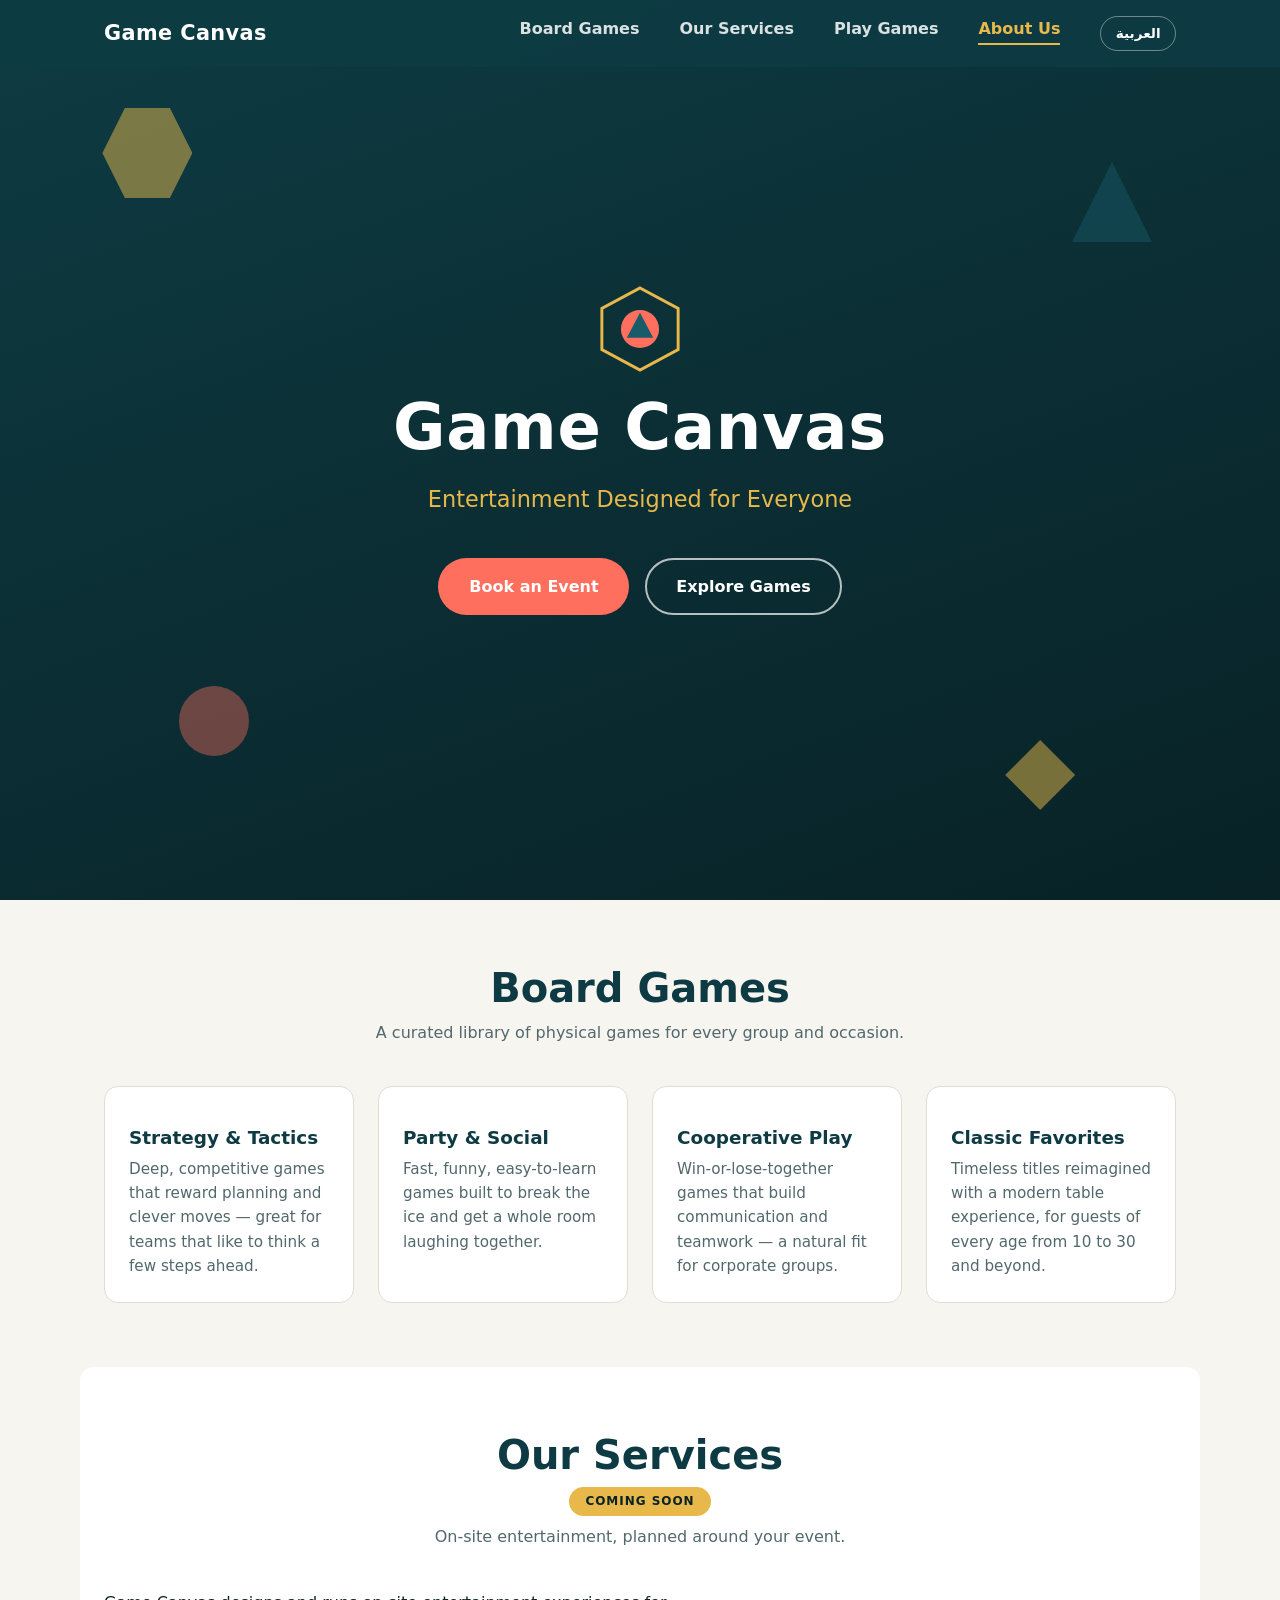
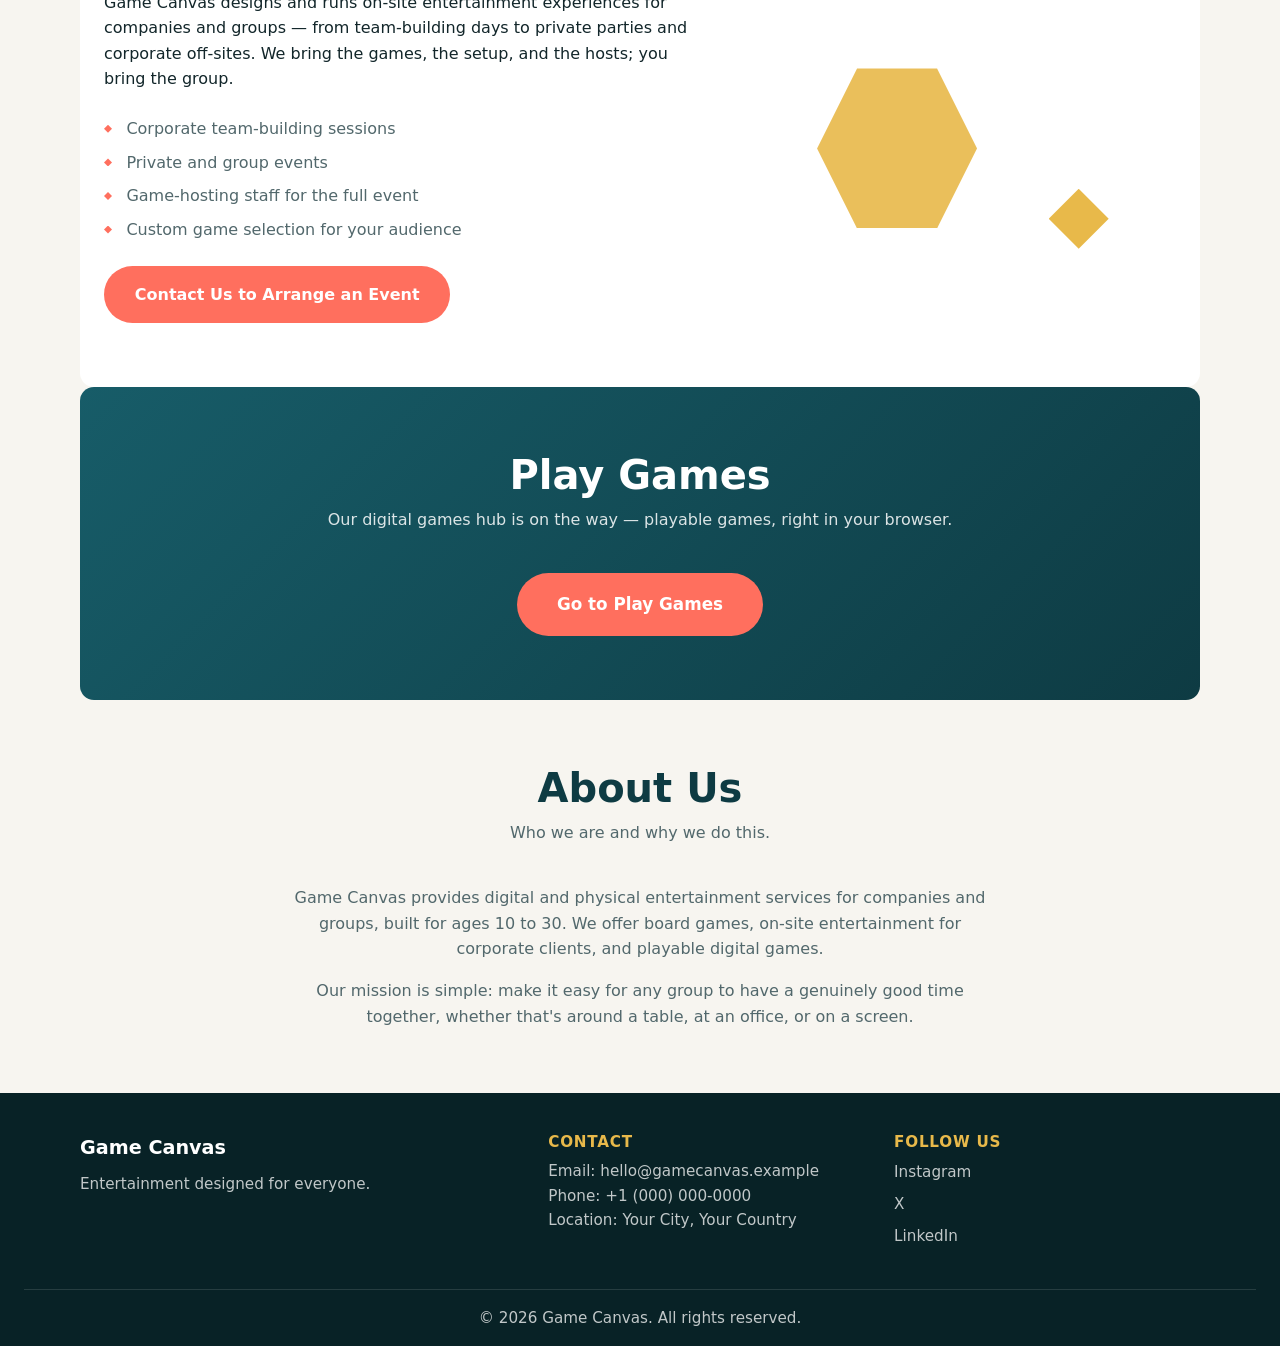
<file: index.html>
<!DOCTYPE html>
<!-- lang/dir set on <html> so a future Arabic version only needs to flip these two attributes -->
<html lang="en" dir="ltr">
<head>
  <meta charset="UTF-8">
  <meta name="viewport" content="width=device-width, initial-scale=1.0">
  <title data-en="Game Canvas | Entertainment Designed for Everyone" data-ar="لوحة الألعاب | ترفيه مصمم للجميع">Game Canvas | Entertainment Designed for Everyone</title>
  <meta name="description" data-en="Game Canvas provides board games, on-site entertainment services, and digital games for companies and groups." data-ar="لوحة الألعاب تقدّم ألعاب الطاولة، وخدمات ترفيه في موقع الحدث، وألعابًا رقمية للشركات والمجموعات." content="Game Canvas provides board games, on-site entertainment services, and digital games for companies and groups.">
  <link rel="stylesheet" href="css/styles.css">
</head>
<body>

  <!-- ===== NAVIGATION ===== -->
  <header class="site-header">
    <nav class="navbar" aria-label="Main navigation">
      <a href="#hero" class="nav-logo" data-en="Game Canvas" data-ar="لوحة الألعاب">Game Canvas</a>

      <!-- checkbox-driven toggle keeps the mobile menu working with no JS dependency for basic show/hide -->
      <input type="checkbox" id="nav-toggle" class="nav-toggle" aria-hidden="true">
      <label for="nav-toggle" class="nav-hamburger" id="nav-hamburger" aria-label="Toggle navigation menu" aria-controls="nav-menu" aria-expanded="false">
        <span></span>
        <span></span>
        <span></span>
      </label>

      <ul class="nav-menu" id="nav-menu">
        <li><a href="#board-games" class="nav-link" data-en="Board Games" data-ar="ألعاب الطاولة">Board Games</a></li>
        <li><a href="#services" class="nav-link" data-en="Our Services" data-ar="خدماتنا">Our Services</a></li>
        <li><a href="#play-games" class="nav-link" data-en="Play Games" data-ar="العب الآن">Play Games</a></li>
        <li><a href="#about" class="nav-link" data-en="About Us" data-ar="من نحن">About Us</a></li>
        <li><button type="button" class="lang-toggle" id="lang-toggle" aria-label="Switch to Arabic"><span class="lang-toggle-text">العربية</span></button></li>
      </ul>
    </nav>
  </header>

  <main>
    <!-- ===== HERO ===== -->
    <section id="hero" class="hero">
      <!-- decorative geometric shapes, purely visual -->
      <div class="hero-shapes" aria-hidden="true">
        <span class="shape shape-hexagon"></span>
        <span class="shape shape-circle"></span>
        <span class="shape shape-triangle"></span>
        <span class="shape shape-diamond"></span>
      </div>

      <div class="hero-content">
        <div class="hero-logo" aria-hidden="true">
          <svg viewBox="0 0 120 120" width="88" height="88" xmlns="http://www.w3.org/2000/svg">
            <polygon points="60,4 112,32 112,88 60,116 8,88 8,32" fill="none" stroke="var(--color-gold)" stroke-width="4"/>
            <circle cx="60" cy="60" r="26" fill="var(--color-coral)"/>
            <polygon points="60,38 78,72 42,72" fill="var(--color-primary-light)"/>
          </svg>
        </div>
        <h1 data-en="Game Canvas" data-ar="لوحة الألعاب">Game Canvas</h1>
        <p class="tagline" data-en="Entertainment Designed for Everyone" data-ar="ترفيه مصمم للجميع">Entertainment Designed for Everyone</p>
        <div class="hero-cta">
          <a href="#services" class="btn btn-primary" data-en="Book an Event" data-ar="احجز فعالية">Book an Event</a>
          <a href="#board-games" class="btn btn-outline" data-en="Explore Games" data-ar="استكشف الألعاب">Explore Games</a>
        </div>
      </div>
    </section>

    <!-- ===== BOARD GAMES ===== -->
    <section id="board-games" class="section board-games">
      <h2 class="section-title" data-en="Board Games" data-ar="ألعاب الطاولة">Board Games</h2>
      <p class="section-subtitle" data-en="A curated library of physical games for every group and occasion." data-ar="مكتبة منتقاة من الألعاب الحقيقية تناسب كل مجموعة ومناسبة.">A curated library of physical games for every group and occasion.</p>

      <div class="card-grid">
        <article class="card">
          <span class="card-shape shape-hexagon" aria-hidden="true"></span>
          <h3 data-en="Strategy &amp; Tactics" data-ar="الاستراتيجية والتكتيك">Strategy &amp; Tactics</h3>
          <p data-en="Deep, competitive games that reward planning and clever moves &mdash; great for teams that like to think a few steps ahead." data-ar="ألعاب تنافسية عميقة تكافئ التخطيط والحركات الذكية — مثالية للفرق التي تحب التفكير بخطوات مسبقة.">Deep, competitive games that reward planning and clever moves &mdash; great for teams that like to think a few steps ahead.</p>
        </article>

        <article class="card">
          <span class="card-shape shape-circle" aria-hidden="true"></span>
          <h3 data-en="Party &amp; Social" data-ar="ألعاب اجتماعية وحفلات">Party &amp; Social</h3>
          <p data-en="Fast, funny, easy-to-learn games built to break the ice and get a whole room laughing together." data-ar="ألعاب سريعة وممتعة وسهلة التعلم، مصممة لكسر الجليد وإضحاك الجميع معًا.">Fast, funny, easy-to-learn games built to break the ice and get a whole room laughing together.</p>
        </article>

        <article class="card">
          <span class="card-shape shape-triangle" aria-hidden="true"></span>
          <h3 data-en="Cooperative Play" data-ar="لعب تعاوني">Cooperative Play</h3>
          <p data-en="Win-or-lose-together games that build communication and teamwork &mdash; a natural fit for corporate groups." data-ar="ألعاب يتشارك فيها الجميع الفوز أو الخسارة، تعزز التواصل والعمل الجماعي — خيار مثالي لمجموعات الشركات.">Win-or-lose-together games that build communication and teamwork &mdash; a natural fit for corporate groups.</p>
        </article>

        <article class="card">
          <span class="card-shape shape-diamond" aria-hidden="true"></span>
          <h3 data-en="Classic Favorites" data-ar="الكلاسيكيات المفضلة">Classic Favorites</h3>
          <p data-en="Timeless titles reimagined with a modern table experience, for guests of every age from 10 to 30 and beyond." data-ar="ألعاب كلاسيكية خالدة أُعيد تقديمها بتجربة طاولة عصرية، لضيوف من عمر 10 إلى 30 عامًا وما بعد.">Timeless titles reimagined with a modern table experience, for guests of every age from 10 to 30 and beyond.</p>
        </article>
      </div>
    </section>

    <!-- ===== OUR SERVICES ===== -->
    <section id="services" class="section services">
      <h2 class="section-title" data-en="Our Services" data-ar="خدماتنا">Our Services</h2>
      <span class="badge-soon" data-en="Coming Soon" data-ar="قريبًا">Coming Soon</span>
      <p class="section-subtitle" data-en="On-site entertainment, planned around your event." data-ar="ترفيه في موقع الحدث، مخطط خصيصًا لفعاليتك.">On-site entertainment, planned around your event.</p>

      <div class="services-content">
        <div class="services-text">
          <p data-en="Game Canvas designs and runs on-site entertainment experiences for companies and groups &mdash; from team-building days to private parties and corporate off-sites. We bring the games, the setup, and the hosts; you bring the group." data-ar="تصمم لوحة الألعاب وتدير تجارب ترفيهية في موقع الحدث للشركات والمجموعات — من أيام بناء الفريق إلى الحفلات الخاصة والفعاليات الخارجية للشركات. نحن نوفر الألعاب والتجهيزات والمضيفين؛ وأنتم تحضرون المجموعة.">Game Canvas designs and runs on-site entertainment experiences for companies and groups &mdash; from team-building days to private parties and corporate off-sites. We bring the games, the setup, and the hosts; you bring the group.</p>
          <ul class="services-list">
            <li data-en="Corporate team-building sessions" data-ar="جلسات بناء فريق للشركات">Corporate team-building sessions</li>
            <li data-en="Private and group events" data-ar="فعاليات خاصة وجماعية">Private and group events</li>
            <li data-en="Game-hosting staff for the full event" data-ar="طاقم استضافة ألعاب طوال الفعالية">Game-hosting staff for the full event</li>
            <li data-en="Custom game selection for your audience" data-ar="اختيار ألعاب مخصص لجمهورك">Custom game selection for your audience</li>
          </ul>
          <a href="#about" class="btn btn-primary" data-en="Contact Us to Arrange an Event" data-ar="تواصل معنا لترتيب فعالية">Contact Us to Arrange an Event</a>
        </div>
        <div class="services-visual" aria-hidden="true">
          <span class="shape shape-hexagon large"></span>
          <span class="shape shape-diamond small"></span>
        </div>
      </div>
    </section>

    <!-- ===== PLAY GAMES ===== -->
    <section id="play-games" class="section play-games">
      <h2 class="section-title" data-en="Play Games" data-ar="العب الآن">Play Games</h2>
      <p class="section-subtitle" data-en="Our digital games hub is on the way &mdash; playable games, right in your browser." data-ar="منصة الألعاب الرقمية في الطريق — ألعاب يمكنك خوضها مباشرة من متصفحك.">Our digital games hub is on the way &mdash; playable games, right in your browser.</p>
      <a href="play.html" class="btn btn-primary btn-large" id="play-games-link" data-en="Go to Play Games" data-ar="الذهاب إلى صفحة الألعاب">Go to Play Games</a>
    </section>

    <!-- ===== ABOUT US ===== -->
    <section id="about" class="section about">
      <h2 class="section-title" data-en="About Us" data-ar="من نحن">About Us</h2>
      <p class="section-subtitle" data-en="Who we are and why we do this." data-ar="من نحن ولماذا نفعل هذا.">Who we are and why we do this.</p>
      <div class="about-content">
        <p data-en="Game Canvas provides digital and physical entertainment services for companies and groups, built for ages 10 to 30. We offer board games, on-site entertainment for corporate clients, and playable digital games." data-ar="تقدّم لوحة الألعاب خدمات ترفيه رقمية وفعلية للشركات والمجموعات، مصممة لأعمار 10 إلى 30 عامًا. نوفر ألعاب الطاولة، والترفيه في الموقع لعملاء الشركات، والألعاب الرقمية القابلة للعب.">Game Canvas provides digital and physical entertainment services for companies and groups, built for ages 10 to 30. We offer board games, on-site entertainment for corporate clients, and playable digital games.</p>
        <p data-en="Our mission is simple: make it easy for any group to have a genuinely good time together, whether that's around a table, at an office, or on a screen." data-ar="مهمتنا بسيطة: تسهيل قضاء وقت ممتع وحقيقي لأي مجموعة معًا، سواء حول طاولة، في مكتب، أو أمام شاشة.">Our mission is simple: make it easy for any group to have a genuinely good time together, whether that's around a table, at an office, or on a screen.</p>
      </div>
    </section>
  </main>

  <!-- ===== FOOTER ===== -->
  <footer class="site-footer">
    <div class="footer-content">
      <div class="footer-brand">
        <span class="footer-logo" data-en="Game Canvas" data-ar="لوحة الألعاب">Game Canvas</span>
        <p data-en="Entertainment designed for everyone." data-ar="ترفيه مصمم للجميع.">Entertainment designed for everyone.</p>
      </div>
      <div class="footer-contact">
        <h4 data-en="Contact" data-ar="تواصل معنا">Contact</h4>
        <p><span data-en="Email:" data-ar="البريد الإلكتروني:">Email:</span> <a href="mailto:hello@gamecanvas.example">hello@gamecanvas.example</a></p>
        <p><span data-en="Phone:" data-ar="الهاتف:">Phone:</span> <a href="tel:+10000000000">+1 (000) 000-0000</a></p>
        <p><span data-en="Location:" data-ar="الموقع:">Location:</span> <span data-en="Your City, Your Country" data-ar="مدينتك، بلدك">Your City, Your Country</span></p>
      </div>
      <div class="footer-social">
        <h4 data-en="Follow Us" data-ar="تابعنا">Follow Us</h4>
        <ul class="social-links">
          <li><a href="#" aria-label="Game Canvas on Instagram">Instagram</a></li>
          <li><a href="#" aria-label="Game Canvas on X">X</a></li>
          <li><a href="#" aria-label="Game Canvas on LinkedIn">LinkedIn</a></li>
        </ul>
      </div>
    </div>
    <p class="footer-bottom" data-en="&copy; 2026 Game Canvas. All rights reserved." data-ar="© 2026 لوحة الألعاب. جميع الحقوق محفوظة.">&copy; 2026 Game Canvas. All rights reserved.</p>
  </footer>

  <script src="js/script.js"></script>
</body>
</html>
</file>
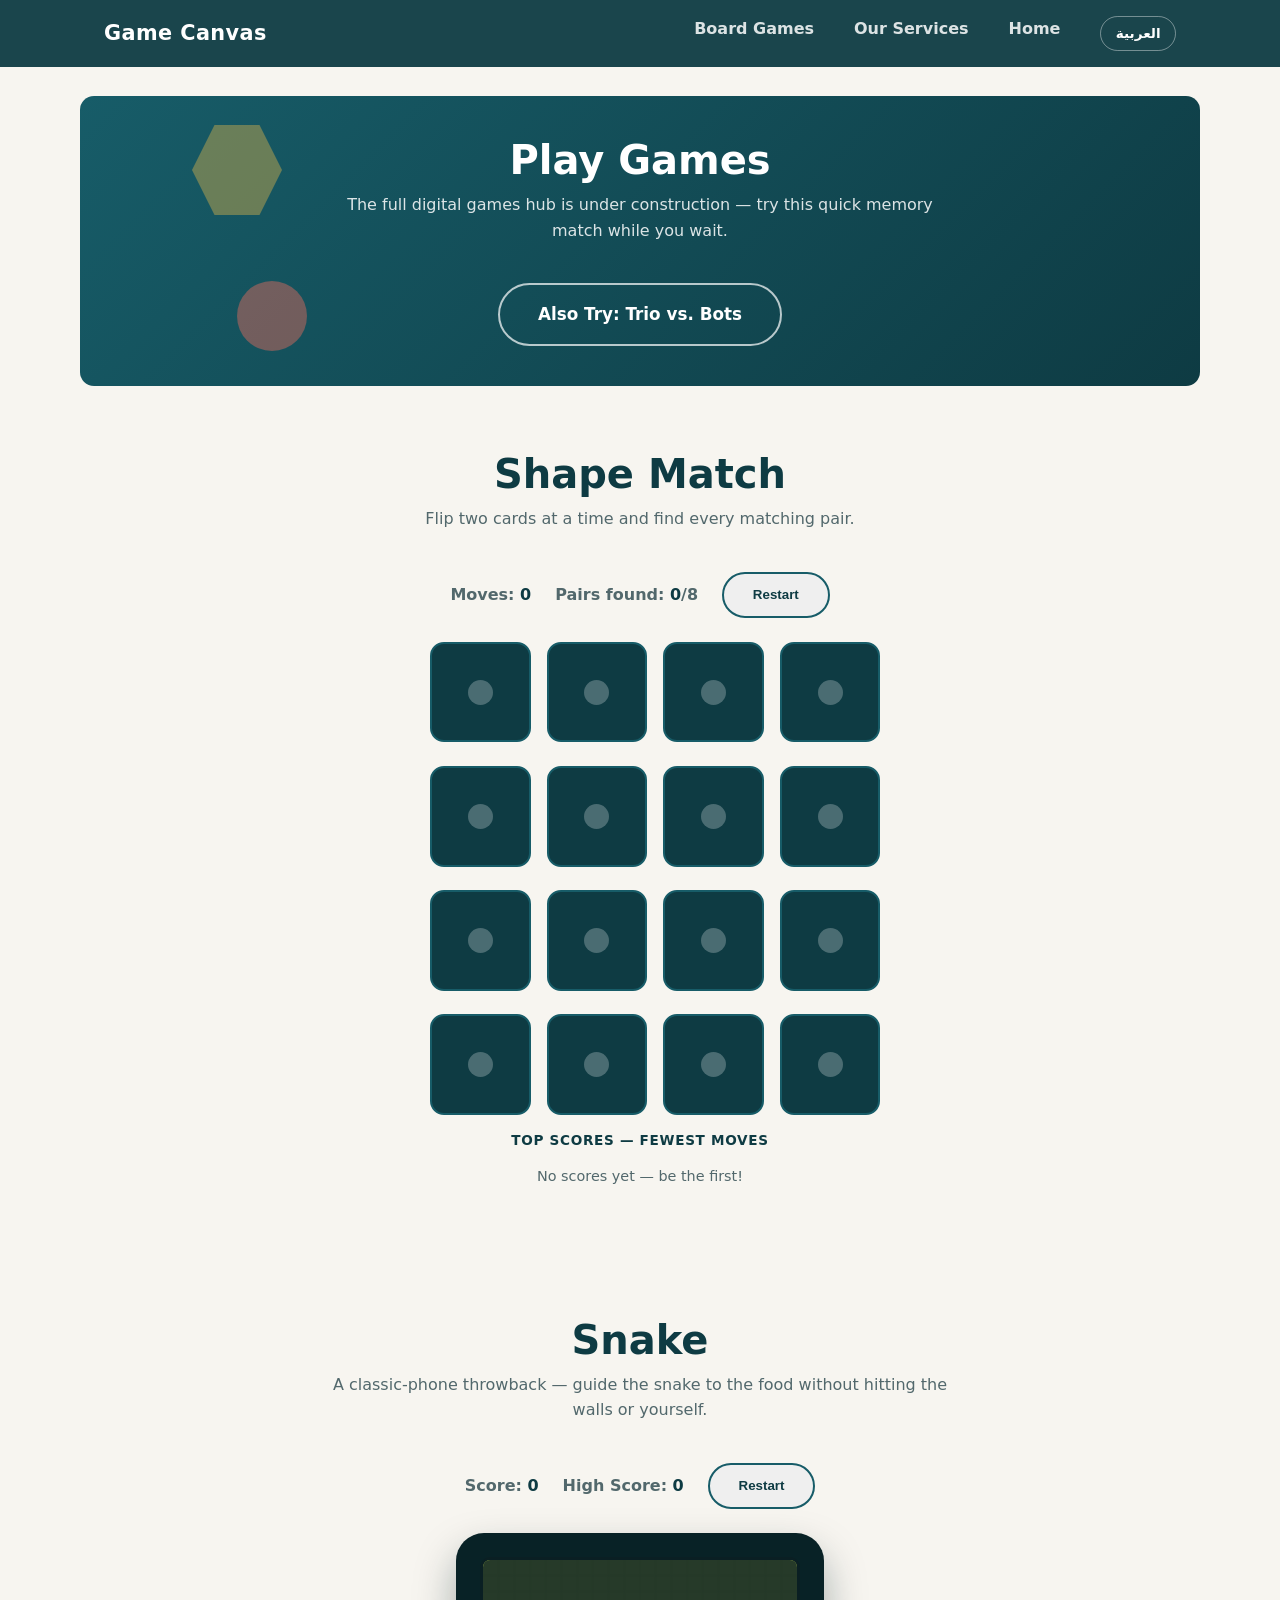
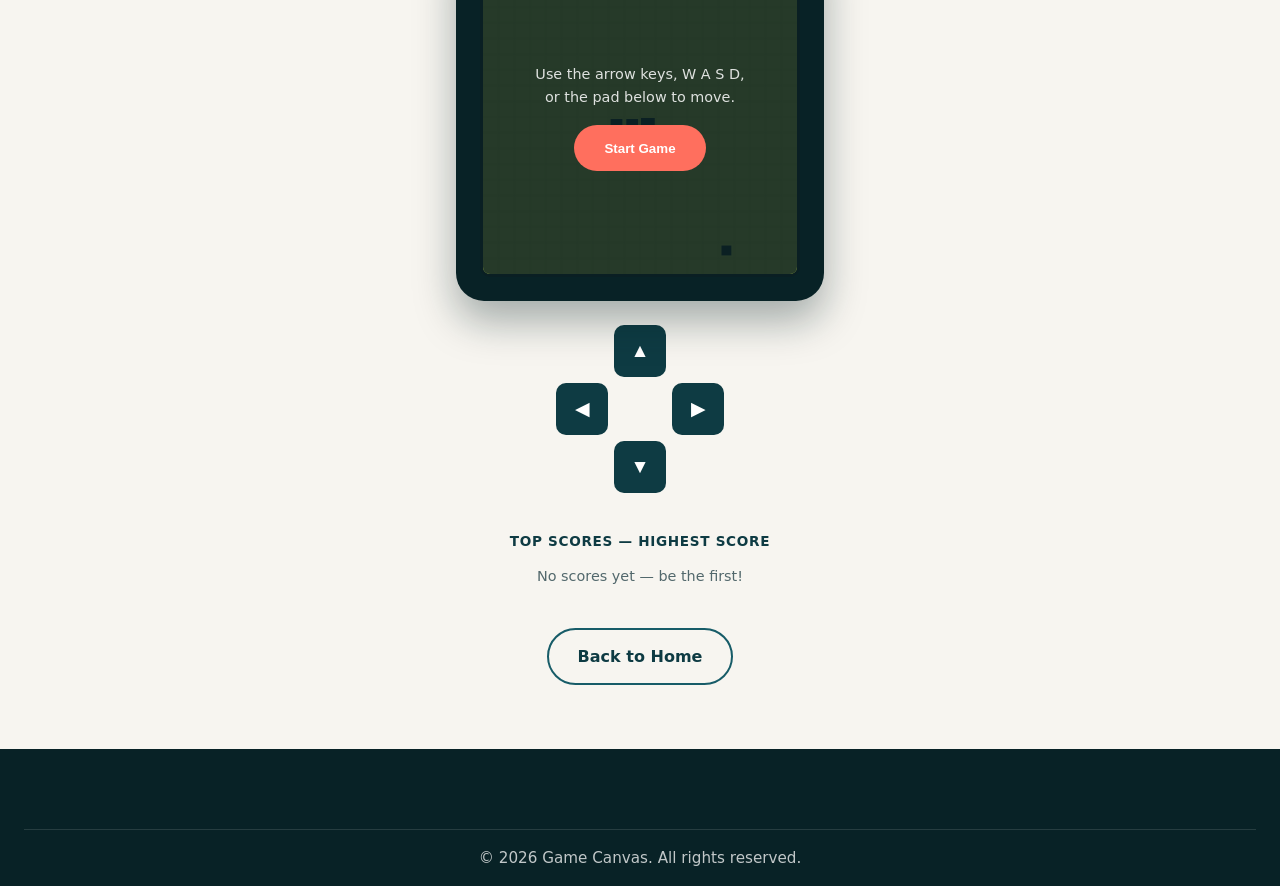
<file: play.html>
<!DOCTYPE html>
<html lang="en" dir="ltr">
<head>
  <meta charset="UTF-8">
  <meta name="viewport" content="width=device-width, initial-scale=1.0">
  <title data-en="Play Games | Game Canvas" data-ar="العب الآن | لوحة الألعاب">Play Games | Game Canvas</title>
  <meta name="description" data-en="Play a quick memory match while the full Game Canvas digital games hub is on its way." data-ar="العب لعبة تذكّر سريعة بينما منصة الألعاب الرقمية الكاملة من لوحة الألعاب في الطريق." content="Play a quick memory match while the full Game Canvas digital games hub is on its way.">
  <link rel="stylesheet" href="css/styles.css">
</head>
<body>

  <header class="site-header">
    <nav class="navbar" aria-label="Main navigation">
      <a href="index.html" class="nav-logo" data-en="Game Canvas" data-ar="لوحة الألعاب">Game Canvas</a>
      <ul class="nav-menu nav-menu-static">
        <li><a href="index.html#board-games" class="nav-link" data-en="Board Games" data-ar="ألعاب الطاولة">Board Games</a></li>
        <li><a href="index.html#services" class="nav-link" data-en="Our Services" data-ar="خدماتنا">Our Services</a></li>
        <li><a href="index.html" class="nav-link" data-en="Home" data-ar="الرئيسية">Home</a></li>
        <li><button type="button" class="lang-toggle" id="lang-toggle" aria-label="Switch to Arabic"><span class="lang-toggle-text">العربية</span></button></li>
      </ul>
    </nav>
  </header>

  <main>
    <section class="section play-placeholder play-placeholder-compact">
      <div class="hero-shapes" aria-hidden="true">
        <span class="shape shape-hexagon"></span>
        <span class="shape shape-circle"></span>
      </div>
      <h1 class="section-title" data-en="Play Games" data-ar="العب الآن">Play Games</h1>
      <p class="section-subtitle" data-en="The full digital games hub is under construction &mdash; try this quick memory match while you wait." data-ar="منصة الألعاب الرقمية الكاملة قيد الإنشاء — جرّب لعبة التذكّر السريعة هذه في الأثناء.">The full digital games hub is under construction &mdash; try this quick memory match while you wait.</p>
      <a href="trio.html" class="btn btn-outline btn-large" data-en="Also Try: Trio vs. Bots" data-ar="جرّب أيضًا: تريو ضد الروبوتات">Also Try: Trio vs. Bots</a>
    </section>

    <!-- ===== MEMORY MATCH GAME ===== -->
    <section class="section memory-game" aria-labelledby="memory-game-title">
      <h2 id="memory-game-title" class="section-title" data-en="Shape Match" data-ar="طابق الأشكال">Shape Match</h2>
      <p class="section-subtitle" data-en="Flip two cards at a time and find every matching pair." data-ar="اقلب بطاقتين في كل مرة وابحث عن كل زوج متطابق.">Flip two cards at a time and find every matching pair.</p>

      <div class="game-stats">
        <p class="game-stats-item">
          <span class="game-label" data-en="Moves" data-ar="الحركات">Moves</span>: <span id="mem-move-count">0</span>
        </p>
        <p class="game-stats-item">
          <span class="game-label" data-en="Pairs found" data-ar="الأزواج المكتشفة">Pairs found</span>: <span id="mem-match-count">0</span>/8
        </p>
        <button type="button" class="btn btn-outline btn-dark" id="mem-restart" data-en="Restart" data-ar="إعادة">Restart</button>
      </div>

      <div class="mem-grid" id="mem-grid" role="group" aria-label="Memory match board"></div>

      <div class="mem-win-banner" id="mem-win-banner" hidden>
        <p data-en="Nicely done &mdash; you matched every pair!" data-ar="أحسنت — لقد طابقت كل الأزواج!">Nicely done &mdash; you matched every pair!</p>
        <p><span class="game-label" data-en="Moves" data-ar="الحركات">Moves</span>: <span id="mem-win-move-count">0</span></p>

        <div class="leaderboard-save-row" id="mem-save-row">
          <input type="text" class="leaderboard-name-input" id="mem-name-input" maxlength="18" data-en-placeholder="Your name" data-ar-placeholder="اسمك" placeholder="Your name" aria-label="Your name">
          <button type="button" class="btn btn-outline btn-dark" id="mem-save-score" data-en="Save Score" data-ar="حفظ النتيجة">Save Score</button>
        </div>
        <p class="leaderboard-saved-msg" id="mem-saved-msg" hidden data-en="Saved to Top Scores!" data-ar="تم الحفظ في أفضل النتائج!">Saved to Top Scores!</p>

        <button type="button" class="btn btn-primary" id="mem-play-again" data-en="Play Again" data-ar="العب مرة أخرى">Play Again</button>
      </div>

      <div class="leaderboard" aria-labelledby="mem-leaderboard-title">
        <h3 id="mem-leaderboard-title" class="leaderboard-title" data-en="Top Scores &mdash; Fewest Moves" data-ar="أفضل النتائج — أقل الحركات">Top Scores &mdash; Fewest Moves</h3>
        <ol class="leaderboard-list" id="mem-leaderboard-list"></ol>
      </div>
    </section>

    <!-- ===== SNAKE GAME ===== -->
    <section class="section snake-game" aria-labelledby="snake-game-title">
      <h2 id="snake-game-title" class="section-title" data-en="Snake" data-ar="الثعبان">Snake</h2>
      <p class="section-subtitle" data-en="A classic-phone throwback &mdash; guide the snake to the food without hitting the walls or yourself." data-ar="عودة إلى ألعاب الهواتف الكلاسيكية — وجّه الثعبان نحو الطعام دون الاصطدام بالجدران أو بنفسه.">A classic-phone throwback &mdash; guide the snake to the food without hitting the walls or yourself.</p>

      <div class="game-stats">
        <p class="game-stats-item">
          <span class="game-label" data-en="Score" data-ar="النتيجة">Score</span>: <span id="snake-score">0</span>
        </p>
        <p class="game-stats-item">
          <span class="game-label" data-en="High Score" data-ar="أعلى نتيجة">High Score</span>: <span id="snake-high-score">0</span>
        </p>
        <button type="button" class="btn btn-outline btn-dark" id="snake-restart" data-en="Restart" data-ar="إعادة">Restart</button>
      </div>

      <div class="snake-phone" id="snake-phone" tabindex="0" aria-label="Snake game. Click the screen, then use the arrow keys, W A S D, or the pad below to play.">
        <div class="snake-screen">
          <canvas id="snake-canvas" width="320" height="320" role="img" aria-label="Snake game board"></canvas>

          <div class="snake-overlay" id="snake-overlay">
            <div class="snake-overlay-panel" id="snake-start-panel">
              <p data-en="Use the arrow keys, W A S D, or the pad below to move." data-ar="استخدم مفاتيح الأسهم أو لوحة التحكم أدناه للتحرك.">Use the arrow keys, W A S D, or the pad below to move.</p>
              <button type="button" class="btn btn-primary" id="snake-start" data-en="Start Game" data-ar="ابدأ اللعبة">Start Game</button>
            </div>
            <div class="snake-overlay-panel" id="snake-gameover-panel" hidden>
              <p class="snake-gameover-title" data-en="Game Over" data-ar="انتهت اللعبة">Game Over</p>
              <p><span class="game-label" data-en="Score" data-ar="النتيجة">Score</span>: <span id="snake-final-score">0</span></p>

              <div class="leaderboard-save-row" id="snake-save-row">
                <input type="text" class="leaderboard-name-input" id="snake-name-input" maxlength="18" data-en-placeholder="Your name" data-ar-placeholder="اسمك" placeholder="Your name" aria-label="Your name">
                <button type="button" class="btn btn-outline" id="snake-save-score" data-en="Save Score" data-ar="حفظ النتيجة">Save Score</button>
              </div>
              <p class="leaderboard-saved-msg leaderboard-saved-msg-light" id="snake-saved-msg" hidden data-en="Saved to Top Scores!" data-ar="تم الحفظ في أفضل النتائج!">Saved to Top Scores!</p>

              <button type="button" class="btn btn-primary" id="snake-play-again" data-en="Play Again" data-ar="العب مرة أخرى">Play Again</button>
            </div>
          </div>
        </div>
      </div>

      <div class="snake-dpad" id="snake-dpad">
        <button type="button" class="snake-dpad-btn snake-dpad-up" data-dir="up" aria-label="Move up">&#9650;</button>
        <button type="button" class="snake-dpad-btn snake-dpad-left" data-dir="left" aria-label="Move left">&#9664;</button>
        <button type="button" class="snake-dpad-btn snake-dpad-right" data-dir="right" aria-label="Move right">&#9654;</button>
        <button type="button" class="snake-dpad-btn snake-dpad-down" data-dir="down" aria-label="Move down">&#9660;</button>
      </div>

      <div class="leaderboard" aria-labelledby="snake-leaderboard-title">
        <h3 id="snake-leaderboard-title" class="leaderboard-title" data-en="Top Scores &mdash; Highest Score" data-ar="أفضل النتائج — أعلى نتيجة">Top Scores &mdash; Highest Score</h3>
        <ol class="leaderboard-list" id="snake-leaderboard-list"></ol>
      </div>

      <div class="mem-back-link">
        <a href="index.html" class="btn btn-outline btn-dark" data-en="Back to Home" data-ar="العودة إلى الرئيسية">Back to Home</a>
      </div>
    </section>
  </main>

  <footer class="site-footer">
    <p class="footer-bottom" data-en="&copy; 2026 Game Canvas. All rights reserved." data-ar="© 2026 لوحة الألعاب. جميع الحقوق محفوظة.">&copy; 2026 Game Canvas. All rights reserved.</p>
  </footer>

  <script src="js/script.js"></script>
  <script src="js/leaderboard.js"></script>
  <script src="js/memory-game.js"></script>
  <script src="js/snake-game.js"></script>
</body>
</html>
</file>
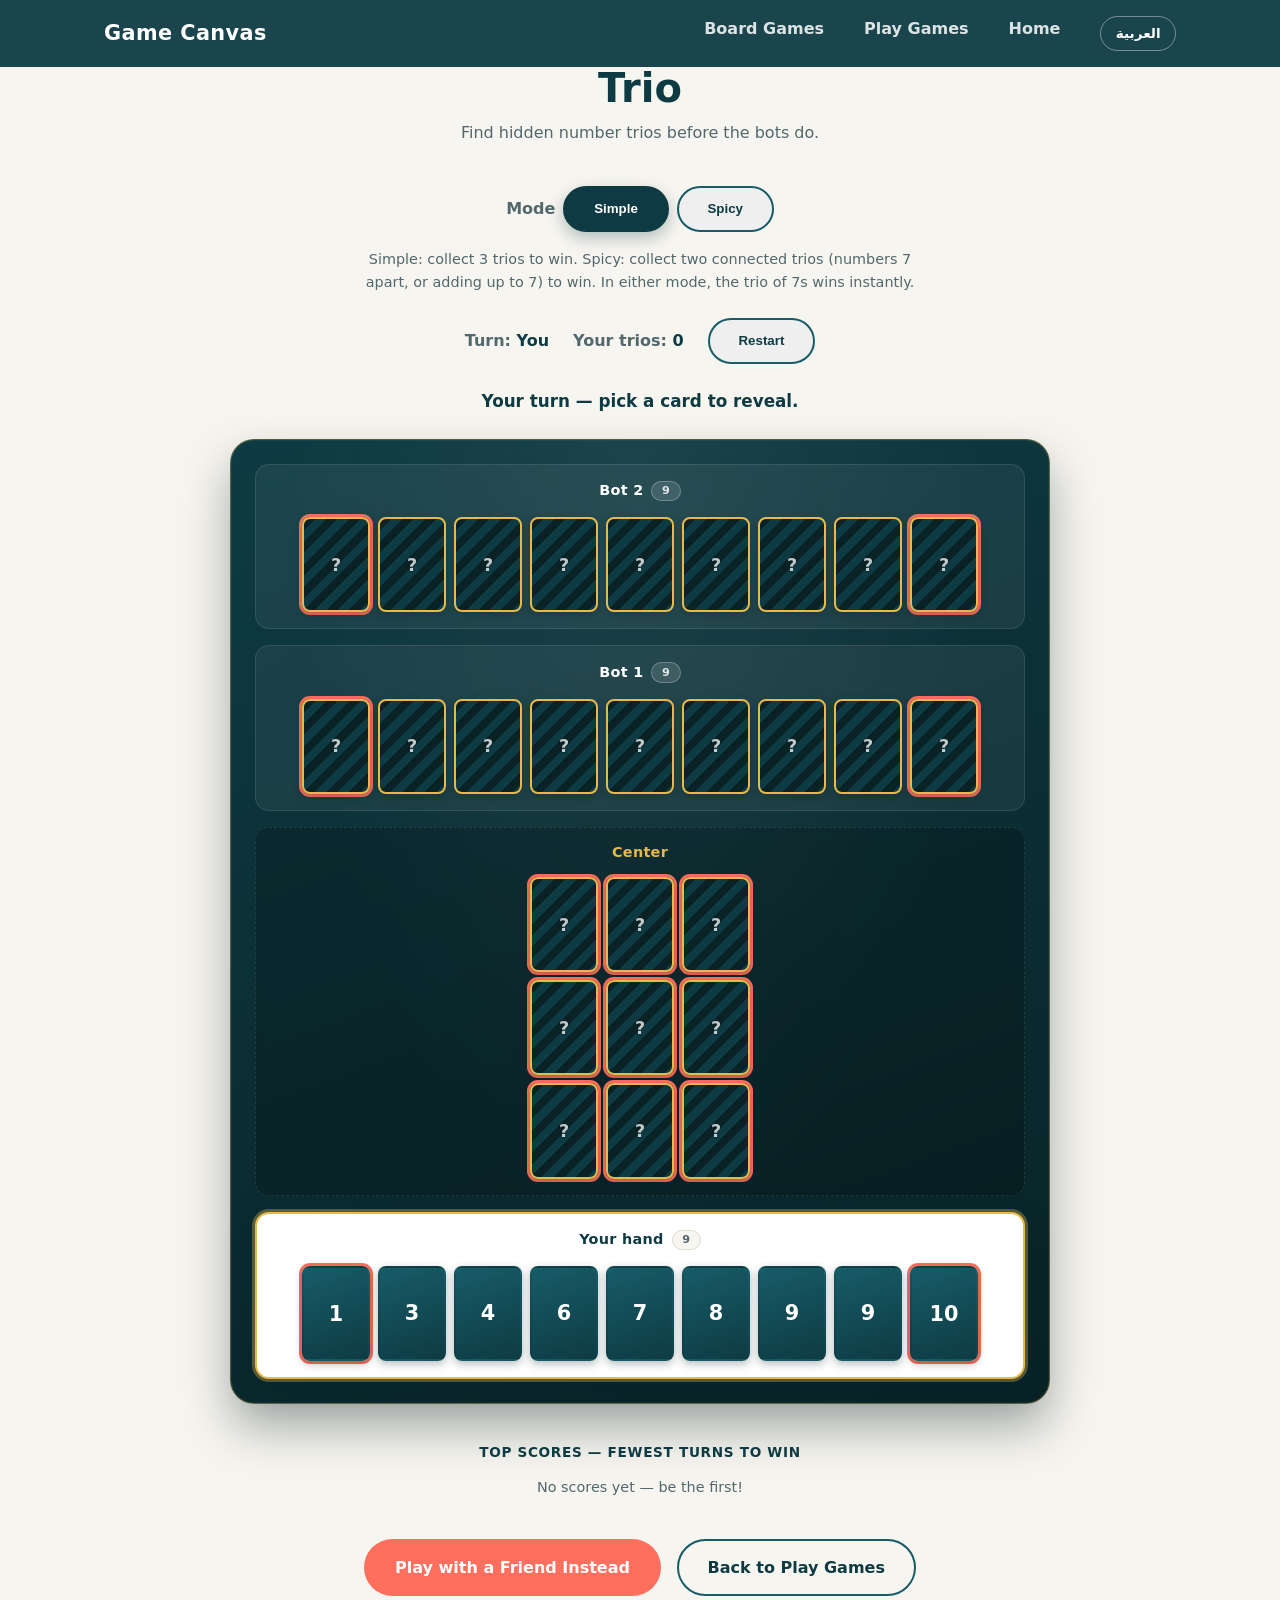
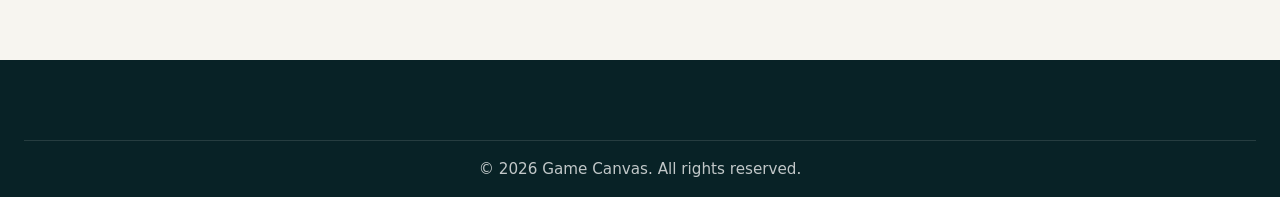
<file: trio.html>
<!DOCTYPE html>
<html lang="en" dir="ltr">
<head>
  <meta charset="UTF-8">
  <meta name="viewport" content="width=device-width, initial-scale=1.0">
  <title data-en="Trio | Game Canvas" data-ar="تريو | لوحة الألعاب">Trio | Game Canvas</title>
  <meta name="description" data-en="Play Trio against two bots: reveal hidden number cards and collect matching trios before they do." data-ar="العب تريو ضد روبوتين: اكشف بطاقات الأرقام المخفية واجمع الثلاثيات المتطابقة قبلهما." content="Play Trio against two bots: reveal hidden number cards and collect matching trios before they do.">
  <link rel="stylesheet" href="css/styles.css">
</head>
<body>

  <header class="site-header">
    <nav class="navbar" aria-label="Main navigation">
      <a href="index.html" class="nav-logo" data-en="Game Canvas" data-ar="لوحة الألعاب">Game Canvas</a>
      <ul class="nav-menu nav-menu-static">
        <li><a href="index.html#board-games" class="nav-link" data-en="Board Games" data-ar="ألعاب الطاولة">Board Games</a></li>
        <li><a href="play.html" class="nav-link" data-en="Play Games" data-ar="العب الآن">Play Games</a></li>
        <li><a href="index.html" class="nav-link" data-en="Home" data-ar="الرئيسية">Home</a></li>
        <li><button type="button" class="lang-toggle" id="lang-toggle" aria-label="Switch to Arabic"><span class="lang-toggle-text">العربية</span></button></li>
      </ul>
    </nav>
  </header>

  <main>
    <!-- ===== TRIO GAME ===== -->
    <section class="section trio-game" aria-labelledby="trio-title">
      <h1 id="trio-title" class="section-title" data-en="Trio" data-ar="تريو">Trio</h1>
      <p class="section-subtitle" data-en="Find hidden number trios before the bots do." data-ar="اعثر على ثلاثيات الأرقام المخفية قبل الروبوتات.">Find hidden number trios before the bots do.</p>

      <div class="trio-mode-select" id="trio-mode-select" role="group" aria-label="Game mode">
        <span class="game-label" data-en="Mode" data-ar="الوضع">Mode</span>
        <button type="button" class="btn btn-outline btn-dark trio-mode-btn active" data-mode="simple" data-en="Simple" data-ar="بسيط">Simple</button>
        <button type="button" class="btn btn-outline btn-dark trio-mode-btn" data-mode="spicy" data-en="Spicy" data-ar="حار">Spicy</button>
      </div>

      <p class="trio-hint" id="trio-hint" data-en="Simple: collect 3 trios to win. Spicy: collect two connected trios (numbers 7 apart, or adding up to 7) to win. In either mode, the trio of 7s wins instantly." data-ar="بسيط: اجمع 3 ثلاثيات للفوز. حار: اجمع ثلاثيتين مترابطتين (رقمان يفصل بينهما 7، أو مجموعهما 7) للفوز. في أي وضع، ثلاثية الرقم 7 تفوز فورًا.">Simple: collect 3 trios to win. Spicy: collect two connected trios (numbers 7 apart, or adding up to 7) to win. In either mode, the trio of 7s wins instantly.</p>

      <div class="game-stats">
        <p class="game-stats-item">
          <span class="game-label" data-en="Turn" data-ar="الدور">Turn</span>: <span id="trio-turn-name">You</span>
        </p>
        <p class="game-stats-item">
          <span class="game-label" data-en="Your trios" data-ar="ثلاثياتك">Your trios</span>: <span id="trio-your-count">0</span>
        </p>
        <button type="button" class="btn btn-outline btn-dark" id="trio-restart" data-en="Restart" data-ar="إعادة">Restart</button>
      </div>

      <p class="trio-status" id="trio-status" role="status" aria-live="polite"></p>

      <div class="trio-board" id="trio-board">
        <div class="trio-zone trio-zone-bot" id="trio-zone-bot2">
          <h3 class="trio-zone-title">
            <span data-en="Bot 2" data-ar="الروبوت 2">Bot 2</span>
            <span class="trio-zone-count" id="trio-bot2-count">9</span>
          </h3>
          <div class="trio-hand" id="trio-hand-bot2"></div>
          <div class="trio-piles" id="trio-piles-bot2"></div>
        </div>

        <div class="trio-zone trio-zone-bot" id="trio-zone-bot1">
          <h3 class="trio-zone-title">
            <span data-en="Bot 1" data-ar="الروبوت 1">Bot 1</span>
            <span class="trio-zone-count" id="trio-bot1-count">9</span>
          </h3>
          <div class="trio-hand" id="trio-hand-bot1"></div>
          <div class="trio-piles" id="trio-piles-bot1"></div>
        </div>

        <div class="trio-zone trio-zone-center">
          <h3 class="trio-zone-title" data-en="Center" data-ar="الوسط">Center</h3>
          <div class="trio-center-grid" id="trio-center-grid"></div>
        </div>

        <div class="trio-zone trio-zone-you" id="trio-zone-you">
          <h3 class="trio-zone-title">
            <span data-en="Your hand" data-ar="يدك">Your hand</span>
            <span class="trio-zone-count" id="trio-you-count">9</span>
          </h3>
          <div class="trio-hand" id="trio-hand-you"></div>
          <div class="trio-piles" id="trio-piles-you"></div>
        </div>
      </div>

      <div class="trio-win-banner" id="trio-win-banner" hidden>
        <p id="trio-win-message"></p>

        <div class="leaderboard-save-row" id="trio-save-row">
          <input type="text" class="leaderboard-name-input" id="trio-name-input" maxlength="18" data-en-placeholder="Your name" data-ar-placeholder="اسمك" placeholder="Your name" aria-label="Your name">
          <button type="button" class="btn btn-outline btn-dark" id="trio-save-score" data-en="Save Score" data-ar="حفظ النتيجة">Save Score</button>
        </div>
        <p class="leaderboard-saved-msg" id="trio-saved-msg" hidden data-en="Saved to Top Scores!" data-ar="تم الحفظ في أفضل النتائج!">Saved to Top Scores!</p>

        <button type="button" class="btn btn-primary" id="trio-play-again" data-en="Play Again" data-ar="العب مرة أخرى">Play Again</button>
      </div>

      <div class="leaderboard" aria-labelledby="trio-leaderboard-title">
        <h3 id="trio-leaderboard-title" class="leaderboard-title" data-en="Top Scores &mdash; Fewest Turns to Win" data-ar="أفضل النتائج — أقل عدد أدوار للفوز">Top Scores &mdash; Fewest Turns to Win</h3>
        <ol class="leaderboard-list" id="trio-leaderboard-list"></ol>
      </div>

      <div class="mem-back-link">
        <a href="trio-multiplayer.html" class="btn btn-primary" data-en="Play with a Friend Instead" data-ar="العب مع صديق بدلاً من ذلك">Play with a Friend Instead</a>
        <a href="play.html" class="btn btn-outline btn-dark" data-en="Back to Play Games" data-ar="العودة إلى صفحة الألعاب">Back to Play Games</a>
      </div>
    </section>
  </main>

  <footer class="site-footer">
    <p class="footer-bottom" data-en="&copy; 2026 Game Canvas. All rights reserved." data-ar="© 2026 لوحة الألعاب. جميع الحقوق محفوظة.">&copy; 2026 Game Canvas. All rights reserved.</p>
  </footer>

  <script src="js/script.js"></script>
  <script src="js/leaderboard.js"></script>
  <script src="js/trio-game.js"></script>
</body>
</html>
</file>
<file: css/styles.css>
/* =========================================================
   Game Canvas — stylesheet
   Custom properties live in :root so the palette and RTL
   flip-points can be adjusted from one place later.
   ========================================================= */

:root {
  /* Palette */
  --color-primary: #0e3b43;
  --color-primary-light: #175c68;
  --color-primary-dark: #082226;
  --color-coral: #ff6f5e;
  --color-gold: #e8b94a;
  --color-bg: #f7f5f0;
  --color-surface: #ffffff;
  --color-text: #12262a;
  --color-text-muted: #52686c;
  --color-border: #e1ddd2;

  /* Type & spacing */
  --font-base: "Segoe UI", system-ui, -apple-system, "Helvetica Neue", Arial, sans-serif;
  --radius: 14px;
  --container-width: 1120px;
  --space-1: 0.5rem;
  --space-2: 1rem;
  --space-3: 1.5rem;
  --space-4: 2.5rem;
  --space-5: 4rem;

  /* Logical-direction aware start/end, so an RTL stylesheet override
     only needs to redefine these instead of every left/right rule */
  --dir-start: left;
  --dir-end: right;
}

/* When dir="rtl" is set on <html> (future Arabic version), flip the axis */
[dir="rtl"] {
  --dir-start: right;
  --dir-end: left;
}

/* ===== Reset ===== */
* {
  margin: 0;
  padding: 0;
  box-sizing: border-box;
}

/* components below set their own `display` unconditionally, which would
   otherwise beat the UA stylesheet's [hidden] rule in the cascade */
[hidden] {
  display: none !important;
}

html {
  scroll-behavior: smooth;
  scroll-padding-top: 76px; /* offset for the fixed header when jumping to anchors */
}

body {
  font-family: var(--font-base);
  background: var(--color-bg);
  color: var(--color-text);
  line-height: 1.6;
  overflow-x: hidden;
}

img, svg {
  display: block;
  max-width: 100%;
}

a {
  color: inherit;
  text-decoration: none;
}

ul {
  list-style: none;
}

h1, h2, h3, h4 {
  line-height: 1.2;
  font-weight: 700;
}

/* ===== Layout helpers ===== */
.section {
  max-width: var(--container-width);
  margin: 0 auto;
  padding: var(--space-5) var(--space-3);
}

.section-title {
  font-size: clamp(1.8rem, 4vw, 2.5rem);
  text-align: center;
  color: var(--color-primary);
}

.section-subtitle {
  text-align: center;
  color: var(--color-text-muted);
  max-width: 640px;
  margin: var(--space-1) auto var(--space-4);
}

/* ===== Buttons ===== */
.btn {
  display: inline-block;
  padding: 0.85rem 1.8rem;
  border-radius: 999px;
  font-weight: 600;
  border: 2px solid transparent;
  transition: transform 0.15s ease, box-shadow 0.15s ease, background 0.15s ease;
}

.btn-primary {
  background: var(--color-coral);
  color: #fff;
}

.btn-primary:hover {
  transform: translateY(-2px);
  box-shadow: 0 8px 20px rgba(255, 111, 94, 0.35);
}

.btn-outline {
  border-color: rgba(255, 255, 255, 0.7);
  color: #fff;
}

.btn-outline:hover {
  background: rgba(255, 255, 255, 0.12);
  transform: translateY(-2px);
}

/* variant for use on light backgrounds, e.g. outside the hero/play banner */
.btn-outline.btn-dark {
  border-color: var(--color-primary-light);
  color: var(--color-primary);
}

.btn-outline.btn-dark:hover {
  background: rgba(14, 59, 67, 0.08);
}

.btn-large {
  padding: 1rem 2.4rem;
  font-size: 1.05rem;
}

/* ===== Geometric shapes =====
   Shared shape primitives, reused across the hero, cards, and services
   sections via clip-path so no image assets are needed. */
.shape {
  position: absolute;
  display: block;
}

.shape-hexagon {
  width: 90px;
  height: 90px;
  background: var(--color-gold);
  clip-path: polygon(25% 0%, 75% 0%, 100% 50%, 75% 100%, 25% 100%, 0% 50%);
}

.shape-circle {
  width: 70px;
  height: 70px;
  border-radius: 50%;
  background: var(--color-coral);
}

.shape-triangle {
  width: 80px;
  height: 80px;
  background: var(--color-primary-light);
  clip-path: polygon(50% 0%, 100% 100%, 0% 100%);
}

.shape-diamond {
  width: 70px;
  height: 70px;
  background: var(--color-gold);
  clip-path: polygon(50% 0%, 100% 50%, 50% 100%, 0% 50%);
}

.shape.large { width: 160px; height: 160px; opacity: 0.9; }
.shape.small { width: 60px; height: 60px; }

/* ===== Header / Navbar ===== */
.site-header {
  position: fixed;
  inset-inline: 0;
  top: 0;
  z-index: 100;
  background: rgba(14, 59, 67, 0.95);
  backdrop-filter: blur(6px);
}

.navbar {
  max-width: var(--container-width);
  margin: 0 auto;
  display: flex;
  align-items: center;
  justify-content: space-between;
  padding: var(--space-2) var(--space-3);
  position: relative;
}

.nav-logo {
  font-size: 1.3rem;
  font-weight: 800;
  color: #fff;
  letter-spacing: 0.02em;
}

.nav-menu {
  display: flex;
  gap: var(--space-4);
}

.nav-link {
  color: rgba(255, 255, 255, 0.85);
  font-weight: 600;
  padding: 0.3rem 0;
  border-bottom: 2px solid transparent;
  transition: color 0.15s ease, border-color 0.15s ease;
}

.nav-link:hover,
.nav-link.active {
  color: var(--color-gold);
  border-color: var(--color-gold);
}

.lang-toggle {
  background: transparent;
  border: 1px solid rgba(255, 255, 255, 0.4);
  color: #fff;
  border-radius: 999px;
  padding: 0.35rem 0.9rem;
  font: inherit;
  font-size: 0.85rem;
  font-weight: 600;
  cursor: pointer;
  transition: border-color 0.15s ease, color 0.15s ease;
}

.lang-toggle:hover {
  border-color: var(--color-gold);
  color: var(--color-gold);
}

.nav-toggle {
  display: none;
}

.nav-hamburger {
  display: none;
  flex-direction: column;
  gap: 5px;
  cursor: pointer;
  padding: 6px;
  z-index: 110;
}

.nav-hamburger span {
  width: 26px;
  height: 3px;
  background: #fff;
  border-radius: 2px;
  transition: transform 0.25s ease, opacity 0.25s ease;
}

/* ===== Hero ===== */
.hero {
  position: relative;
  min-height: 100vh;
  display: flex;
  align-items: center;
  justify-content: center;
  text-align: center;
  background: linear-gradient(160deg, var(--color-primary) 0%, var(--color-primary-dark) 100%);
  color: #fff;
  overflow: hidden;
  padding: var(--space-3);
}

.hero-shapes {
  position: absolute;
  inset: 0;
  pointer-events: none;
}

.hero-shapes .shape-hexagon { top: 12%; inset-inline-start: 8%; opacity: 0.5; }
.hero-shapes .shape-circle { bottom: 16%; inset-inline-start: 14%; opacity: 0.4; }
.hero-shapes .shape-triangle { top: 18%; inset-inline-end: 10%; opacity: 0.45; }
.hero-shapes .shape-diamond { bottom: 10%; inset-inline-end: 16%; opacity: 0.5; }

.hero-content {
  position: relative;
  z-index: 1;
  max-width: 680px;
}

.hero-logo {
  display: flex;
  justify-content: center;
  margin-bottom: var(--space-2);
}

.hero-content h1 {
  font-size: clamp(2.4rem, 6vw, 4rem);
  letter-spacing: 0.01em;
}

.tagline {
  font-size: clamp(1.05rem, 2.5vw, 1.4rem);
  color: var(--color-gold);
  margin: var(--space-2) 0 var(--space-4);
  font-weight: 500;
}

.hero-cta {
  display: flex;
  gap: var(--space-2);
  justify-content: center;
  flex-wrap: wrap;
}

/* ===== Board Games cards ===== */
.card-grid {
  display: grid;
  grid-template-columns: repeat(auto-fit, minmax(230px, 1fr));
  gap: var(--space-3);
}

.card {
  position: relative;
  background: var(--color-surface);
  border: 1px solid var(--color-border);
  border-radius: var(--radius);
  padding: var(--space-4) var(--space-3) var(--space-3);
  overflow: hidden;
  transition: transform 0.2s ease, box-shadow 0.2s ease;
}

.card:hover {
  transform: translateY(-4px);
  box-shadow: 0 14px 30px rgba(14, 59, 67, 0.12);
}

.card-shape {
  position: static;
  margin-bottom: var(--space-2);
  width: 48px;
  height: 48px;
  opacity: 0.9;
}

.card h3 {
  color: var(--color-primary);
  margin-bottom: var(--space-1);
  font-size: 1.15rem;
}

.card p {
  color: var(--color-text-muted);
  font-size: 0.95rem;
}

/* ===== Badges ===== */
.badge-soon {
  display: block;
  width: fit-content;
  margin: var(--space-1) auto 0;
  padding: 0.3rem 1rem;
  border-radius: 999px;
  background: var(--color-gold);
  color: var(--color-primary-dark);
  font-size: 0.75rem;
  font-weight: 700;
  text-transform: uppercase;
  letter-spacing: 0.08em;
}

/* ===== Services ===== */
.services {
  background: var(--color-surface);
  border-radius: var(--radius);
}

.services-content {
  display: grid;
  grid-template-columns: 1.3fr 1fr;
  gap: var(--space-4);
  align-items: center;
}

.services-list {
  margin: var(--space-3) 0;
  display: grid;
  gap: var(--space-1);
}

.services-list li {
  padding-inline-start: 1.4rem;
  position: relative;
  color: var(--color-text-muted);
}

.services-list li::before {
  content: "";
  position: absolute;
  inset-inline-start: 0;
  top: 0.55em;
  width: 8px;
  height: 8px;
  background: var(--color-coral);
  clip-path: polygon(50% 0%, 100% 50%, 50% 100%, 0% 50%);
}

.services-visual {
  position: relative;
  height: 220px;
}

.services-visual .shape-hexagon.large { position: absolute; top: 10%; inset-inline-start: 20%; }
.services-visual .shape-diamond.small { position: absolute; bottom: 8%; inset-inline-end: 15%; }

/* ===== Play Games ===== */
.play-games,
.play-placeholder {
  text-align: center;
  background: linear-gradient(135deg, var(--color-primary-light), var(--color-primary));
  color: #fff;
  border-radius: var(--radius);
  padding-block: var(--space-5);
  position: relative;
  overflow: hidden;
}

.play-games .section-title,
.play-placeholder .section-title {
  color: #fff;
}

.play-games .section-subtitle,
.play-placeholder .section-subtitle {
  color: rgba(255, 255, 255, 0.85);
}

.play-placeholder {
  margin: 6rem auto 0;
  max-width: var(--container-width);
}

.play-placeholder .hero-shapes .shape-hexagon { top: 10%; inset-inline-start: 10%; opacity: 0.4; }
.play-placeholder .hero-shapes .shape-circle { bottom: 12%; inset-inline-end: 12%; opacity: 0.4; }

.play-placeholder-compact {
  padding-block: var(--space-4);
}

/* ===== Shared game stats bar (Shape Match + Snake) ===== */
.game-stats {
  display: flex;
  align-items: center;
  justify-content: center;
  gap: var(--space-3);
  flex-wrap: wrap;
  margin-bottom: var(--space-3);
  color: var(--color-text-muted);
  font-weight: 600;
}

.game-stats-item span:last-child {
  color: var(--color-primary);
}

/* ===== Memory Match game ===== */
.memory-game {
  text-align: center;
}

.mem-grid {
  display: grid;
  grid-template-columns: repeat(4, 1fr);
  gap: var(--space-2);
  max-width: 420px;
  margin: 0 auto;
}

.mem-card {
  aspect-ratio: 1 / 1;
  perspective: 600px;
}

.mem-card-inner {
  position: relative;
  width: 100%;
  height: 100%;
  border: none;
  padding: 0;
  cursor: pointer;
  background: none;
  transition: transform 0.4s ease;
  transform-style: preserve-3d;
}

.mem-card.flipped .mem-card-inner,
.mem-card.matched .mem-card-inner {
  transform: rotateY(180deg);
}

.mem-card.matched {
  opacity: 0.55;
}

.mem-card-back,
.mem-card-front {
  position: absolute;
  inset: 0;
  display: flex;
  align-items: center;
  justify-content: center;
  border-radius: var(--radius);
  backface-visibility: hidden;
}

.mem-card-back {
  background: var(--color-primary);
  border: 2px solid var(--color-primary-light);
}

.mem-card-back::after {
  content: "";
  width: 26%;
  height: 26%;
  border-radius: 50%;
  background: rgba(255, 255, 255, 0.25);
}

.mem-card-front {
  background: var(--color-surface);
  border: 2px solid var(--color-border);
  transform: rotateY(180deg);
}

.mem-symbol {
  width: 44%;
  height: 44%;
}

/* shape/color classes are standalone so confetti pieces can reuse them at a different size */
.mem-shape-hex { clip-path: polygon(25% 0%, 75% 0%, 100% 50%, 75% 100%, 25% 100%, 0% 50%); }
.mem-shape-circle { border-radius: 50%; }
.mem-shape-triangle { clip-path: polygon(50% 0%, 100% 100%, 0% 100%); }
.mem-shape-diamond { clip-path: polygon(50% 0%, 100% 50%, 50% 100%, 0% 50%); }

.mem-color-gold { background: var(--color-gold); }
.mem-color-coral { background: var(--color-coral); }
.mem-color-teal { background: var(--color-primary-light); }

.mem-win-banner {
  margin: var(--space-4) auto 0;
  max-width: 420px;
  padding: var(--space-3);
  border-radius: var(--radius);
  background: var(--color-surface);
  border: 1px solid var(--color-border);
  color: var(--color-primary);
  font-weight: 600;
  display: grid;
  gap: var(--space-1);
  justify-items: center;
}

.mem-win-banner.mem-win-animate {
  animation: mem-pop-in 0.5s ease;
}

.mem-back-link {
  margin-top: var(--space-4);
  display: flex;
  flex-wrap: wrap;
  justify-content: center;
  gap: var(--space-2);
}

/* ===== Win confetti ===== */
.mem-confetti {
  position: fixed;
  inset: 0;
  overflow: hidden;
  pointer-events: none;
  z-index: 200;
}

.mem-confetti-piece {
  position: absolute;
  top: -24px;
  width: 12px;
  height: 12px;
  opacity: 0;
  animation-name: mem-confetti-fall;
  animation-timing-function: cubic-bezier(0.4, 0.1, 0.6, 1);
  animation-fill-mode: forwards;
}

@keyframes mem-confetti-fall {
  0% { transform: translateY(0) rotate(0deg); opacity: 1; }
  100% { transform: translateY(110vh) rotate(540deg); opacity: 0; }
}

@keyframes mem-pop-in {
  0% { transform: scale(0.85); opacity: 0; }
  60% { transform: scale(1.04); opacity: 1; }
  100% { transform: scale(1); opacity: 1; }
}

@media (prefers-reduced-motion: reduce) {
  .mem-confetti-piece {
    animation: none;
    display: none;
  }

  .mem-win-banner.mem-win-animate {
    animation: none;
  }
}

/* ===== Leaderboard (shared by Shape Match + Snake) ===== */
.leaderboard {
  margin: var(--space-4) auto 0;
  max-width: 340px;
}

.leaderboard-title {
  font-size: 0.85rem;
  text-transform: uppercase;
  letter-spacing: 0.05em;
  color: var(--color-primary);
  text-align: center;
  margin-bottom: var(--space-2);
}

.leaderboard-list {
  display: grid;
  gap: 0.4rem;
  list-style: none;
}

.leaderboard-row {
  display: grid;
  grid-template-columns: 1.6rem 1fr auto;
  align-items: center;
  gap: var(--space-2);
  padding: 0.5rem 0.9rem;
  border-radius: 10px;
  background: var(--color-surface);
  border: 1px solid var(--color-border);
}

.leaderboard-row:first-child {
  border-color: var(--color-gold);
  background: rgba(232, 185, 74, 0.12);
}

.leaderboard-rank {
  font-weight: 700;
  color: var(--color-primary);
  text-align: center;
}

.leaderboard-name {
  color: var(--color-text);
  font-weight: 600;
  overflow: hidden;
  text-overflow: ellipsis;
  white-space: nowrap;
}

.leaderboard-value {
  font-weight: 700;
  color: var(--color-coral);
  font-size: 0.9rem;
  white-space: nowrap;
}

.leaderboard-empty {
  text-align: center;
  color: var(--color-text-muted);
  font-size: 0.9rem;
  list-style: none;
}

.leaderboard-save-row {
  display: flex;
  gap: var(--space-1);
  justify-content: center;
  flex-wrap: wrap;
}

.leaderboard-name-input {
  padding: 0.6rem 0.9rem;
  border-radius: 999px;
  border: 1px solid var(--color-border);
  font: inherit;
  font-size: 0.9rem;
  max-width: 160px;
}

.leaderboard-name-input:focus {
  outline: none;
  border-color: var(--color-primary-light);
}

.leaderboard-saved-msg {
  color: var(--color-primary);
  font-weight: 600;
  font-size: 0.9rem;
}

.leaderboard-saved-msg-light {
  color: var(--color-gold);
}

/* ===== Snake game ===== */
.snake-game {
  text-align: center;
}

.snake-phone {
  position: relative;
  display: inline-block;
  padding: var(--space-3);
  background: var(--color-primary-dark);
  border-radius: 28px;
  box-shadow: 0 20px 40px rgba(8, 34, 38, 0.35);
  outline: none;
}

.snake-phone:focus-visible {
  box-shadow: 0 20px 40px rgba(8, 34, 38, 0.35), 0 0 0 3px var(--color-coral);
}

.snake-screen {
  position: relative;
  width: min(320px, 78vw);
  aspect-ratio: 1 / 1;
  border-radius: 10px;
  overflow: hidden;
  border: 3px solid #0a1f23;
}

.snake-screen canvas {
  display: block;
  width: 100%;
  height: 100%;
}

.snake-overlay {
  position: absolute;
  inset: 0;
  display: flex;
  align-items: center;
  justify-content: center;
  padding: var(--space-2);
  text-align: center;
  background: rgba(10, 31, 35, 0.85);
}

.snake-overlay-panel {
  display: grid;
  gap: var(--space-2);
  justify-items: center;
  color: #fff;
}

.snake-overlay-panel p {
  font-size: 0.9rem;
  color: rgba(255, 255, 255, 0.85);
  max-width: 220px;
}

.snake-gameover-title {
  font-size: 1.4rem;
  font-weight: 700;
  color: #fff;
}

.snake-dpad {
  display: grid;
  grid-template-columns: repeat(3, 52px);
  grid-template-rows: repeat(3, 52px);
  gap: 6px;
  justify-content: center;
  margin: var(--space-3) auto 0;
}

.snake-dpad-btn {
  border: none;
  border-radius: 10px;
  background: var(--color-primary);
  color: #fff;
  font-size: 1.2rem;
  line-height: 1;
  cursor: pointer;
  transition: background 0.15s ease, transform 0.1s ease;
}

.snake-dpad-btn:hover {
  background: var(--color-primary-light);
}

.snake-dpad-btn:active {
  transform: scale(0.92);
}

.snake-dpad-up { grid-column: 2; grid-row: 1; }
.snake-dpad-left { grid-column: 1; grid-row: 2; }
.snake-dpad-right { grid-column: 3; grid-row: 2; }
.snake-dpad-down { grid-column: 2; grid-row: 3; }

/* ===== Trio game ===== */
.trio-game {
  text-align: center;
}

.trio-mode-select {
  display: flex;
  align-items: center;
  justify-content: center;
  gap: var(--space-1);
  flex-wrap: wrap;
  margin-bottom: var(--space-2);
  color: var(--color-text-muted);
  font-weight: 600;
}

.trio-mode-btn.active {
  background: var(--color-primary);
  border-color: var(--color-primary);
  color: #fff;
  box-shadow: 0 6px 16px rgba(14, 59, 67, 0.3);
}

.trio-hint {
  max-width: 560px;
  margin: 0 auto var(--space-3);
  color: var(--color-text-muted);
  font-size: 0.9rem;
}

.trio-status {
  min-height: 1.4em;
  font-weight: 700;
  color: var(--color-primary);
  margin-bottom: var(--space-3);
  font-size: 1.05rem;
}

/* The board is a felt game table: a dark teal surface with a soft
   vignette and a thin gold frame, so player zones read as pieces
   sitting on a table rather than plain stacked cards. */
.trio-board {
  display: grid;
  gap: var(--space-2);
  max-width: 820px;
  margin: 0 auto;
  padding: var(--space-3);
  border-radius: calc(var(--radius) + 10px);
  background:
    radial-gradient(ellipse at 50% 0%, rgba(255, 255, 255, 0.06), transparent 60%),
    linear-gradient(160deg, var(--color-primary) 0%, var(--color-primary-dark) 100%);
  border: 1px solid rgba(232, 185, 74, 0.35);
  box-shadow: 0 24px 48px rgba(8, 34, 38, 0.35), inset 0 0 0 1px rgba(255, 255, 255, 0.04);
}

.trio-zone {
  background: rgba(255, 255, 255, 0.06);
  border: 1px solid rgba(255, 255, 255, 0.1);
  border-radius: var(--radius);
  padding: var(--space-2);
  backdrop-filter: blur(2px);
  transition: box-shadow 0.2s ease, border-color 0.2s ease, background 0.2s ease;
}

.trio-zone-you {
  background: var(--color-surface);
  border: 2px solid var(--color-gold);
}

.trio-zone-active {
  border-color: var(--color-gold);
  box-shadow: 0 0 0 3px rgba(232, 185, 74, 0.35), 0 12px 28px rgba(8, 34, 38, 0.35);
}

.trio-zone-title {
  font-size: 0.9rem;
  color: #fff;
  margin-bottom: var(--space-2);
  display: flex;
  align-items: center;
  justify-content: center;
  gap: 0.5rem;
  letter-spacing: 0.02em;
}

.trio-zone-you .trio-zone-title {
  color: var(--color-primary);
}

.trio-zone-count {
  font-size: 0.7rem;
  background: rgba(255, 255, 255, 0.12);
  border: 1px solid rgba(255, 255, 255, 0.25);
  border-radius: 999px;
  padding: 0.15rem 0.6rem;
  color: rgba(255, 255, 255, 0.85);
  font-weight: 700;
}

.trio-zone-you .trio-zone-count {
  background: var(--color-bg);
  border-color: var(--color-border);
  color: var(--color-text-muted);
}

.trio-hand {
  display: flex;
  flex-wrap: wrap;
  gap: 0.5rem;
  justify-content: center;
}

.trio-zone-center {
  background: rgba(0, 0, 0, 0.18);
  border-style: dashed;
}

.trio-zone-center .trio-zone-title {
  color: var(--color-gold);
}

/* Fixed 3 columns rather than auto-fit: the center holds 9/8/6/6 cards
   depending on player count, and auto-fit packed them into a ragged 7+2
   row. Three columns reads as a tidy card layout at every count. */
.trio-center-grid {
  display: grid;
  grid-template-columns: repeat(3, auto);
  justify-content: center;
  justify-items: center;
  gap: 0.5rem;
  margin: 0 auto;
}

/* Flip-card structure mirrors .mem-card: a perspective wrapper around an
   inner element that rotates 180deg, with back/front faces glued to
   opposite sides via backface-visibility. The front face's text is only
   ever written to the DOM once a card is actually revealed (see
   makeCardEl in trio-game.js / trio-multiplayer.js) — CSS alone never
   hides a hidden card's value, since that would leave it inspectable
   via devtools regardless of the visual flip state. */
.trio-card {
  width: clamp(48px, 8vw, 68px);
  aspect-ratio: 5 / 7;
  perspective: 700px;
  background: none;
  border: none;
  padding: 0;
  font-family: inherit;
  transition: transform 0.15s ease, filter 0.15s ease;
}

/* Only legal positions are rendered as <button> (the low/high end of a
   hand, or an unclaimed centre card — see makeCardEl's call sites), so
   the element type itself is the affordance hook: no extra class needed.
   Coral marks "you may click this", kept distinct from the gold used for
   cards revealed this turn. A revealed card is never accessible, so the
   two states can't collide on the same card. */
button.trio-card {
  cursor: pointer;
}

button.trio-card .trio-card-back,
button.trio-card .trio-card-front {
  box-shadow: 0 3px 8px rgba(8, 34, 38, 0.3), 0 0 0 3px var(--color-coral);
}

button.trio-card:hover:not(:disabled) {
  transform: translateY(-6px) scale(1.04);
  filter: drop-shadow(0 10px 14px rgba(8, 34, 38, 0.4));
}

button.trio-card:focus-visible {
  outline: 3px solid var(--color-gold);
  outline-offset: 3px;
  border-radius: 10px;
}

.trio-card-inner {
  display: block;
  position: relative;
  width: 100%;
  height: 100%;
  transition: transform 0.4s ease;
  transform-style: preserve-3d;
}

.trio-card.trio-flipped .trio-card-inner {
  transform: rotateY(180deg);
}

.trio-card-back,
.trio-card-front {
  position: absolute;
  inset: 0;
  display: flex;
  align-items: center;
  justify-content: center;
  border-radius: 8px;
  backface-visibility: hidden;
  font-weight: 800;
  font-size: clamp(1rem, 2.4vw, 1.3rem);
  box-shadow: 0 3px 8px rgba(8, 34, 38, 0.3);
}

.trio-card-back {
  background: repeating-linear-gradient(
      135deg,
      var(--color-primary-dark) 0 8px,
      var(--color-primary) 8px 16px
    );
  border: 2px solid var(--color-gold);
}

.trio-card-back::after {
  content: "?";
  opacity: 0.75;
  color: #fff;
  font-size: 1.1rem;
  text-shadow: 0 1px 2px rgba(0, 0, 0, 0.4);
}

.trio-card-front {
  background: linear-gradient(160deg, var(--color-primary-light) 0%, var(--color-primary) 100%);
  color: #fff;
  border: 2px solid transparent;
  transform: rotateY(180deg);
}

.trio-card-empty {
  border: 2px dashed rgba(232, 185, 74, 0.3);
  border-radius: 8px;
  background: rgba(0, 0, 0, 0.08);
}

.trio-card.trio-revealed .trio-card-front,
.trio-card.trio-revealed .trio-card-back {
  border-color: var(--color-gold);
  animation: trio-glow 1s ease-in-out infinite alternate;
}

@keyframes trio-glow {
  from { box-shadow: 0 3px 8px rgba(8, 34, 38, 0.3), 0 0 0 2px rgba(232, 185, 74, 0.25); }
  to { box-shadow: 0 3px 8px rgba(8, 34, 38, 0.3), 0 0 0 6px rgba(232, 185, 74, 0.45); }
}

/* Collapses to nothing until a trio is actually won — reserving a chip
   row up front left a visible dead band in every zone, worst against
   the white "your hand" panel. :not(:empty) restores the spacing the
   moment the first chip is appended. */
.trio-piles {
  display: flex;
  flex-wrap: wrap;
  gap: 0.4rem;
  justify-content: center;
}

.trio-piles:not(:empty) {
  margin-top: var(--space-2);
}

.trio-pile-chip {
  width: 30px;
  height: 30px;
  border-radius: 50%;
  background: radial-gradient(circle at 35% 30%, #f8dd8a, var(--color-gold) 65%, #c99a2e 100%);
  color: var(--color-primary-dark);
  font-weight: 800;
  font-size: 0.85rem;
  display: flex;
  align-items: center;
  justify-content: center;
  border: 2px solid rgba(255, 255, 255, 0.6);
  box-shadow: 0 3px 6px rgba(8, 34, 38, 0.35);
}

.trio-win-banner {
  margin: var(--space-4) auto 0;
  max-width: 420px;
  padding: var(--space-3);
  border-radius: var(--radius);
  background: linear-gradient(160deg, var(--color-surface) 0%, #fdf6e3 100%);
  border: 2px solid var(--color-gold);
  color: var(--color-primary);
  font-weight: 600;
  display: grid;
  gap: var(--space-1);
  justify-items: center;
  box-shadow: 0 20px 44px rgba(8, 34, 38, 0.25);
  animation: mem-pop-in 0.5s ease;
}

@media (prefers-reduced-motion: reduce) {
  .trio-win-banner,
  .trio-card.trio-revealed .trio-card-front,
  .trio-card.trio-revealed .trio-card-back {
    animation: none;
  }
}

.tmpl-win-actions {
  display: flex;
  gap: var(--space-1);
  flex-wrap: wrap;
  justify-content: center;
}

/* ===== Trio — play with a friend (lobby / room) ===== */
.tmpl-lobby {
  display: grid;
  grid-template-columns: repeat(auto-fit, minmax(240px, 1fr));
  gap: var(--space-3);
  max-width: 620px;
  margin: 0 auto var(--space-3);
}

.tmpl-lobby-col {
  background: var(--color-surface);
  border: 1px solid var(--color-border);
  border-top: 3px solid var(--color-gold);
  border-radius: var(--radius);
  padding: var(--space-3);
  display: grid;
  gap: var(--space-2);
  justify-items: center;
  box-shadow: 0 14px 30px rgba(14, 59, 67, 0.08);
}

.tmpl-lobby-title {
  color: var(--color-primary);
  font-size: 1.1rem;
}

.trio-input {
  width: 100%;
  padding: 0.6rem 0.9rem;
  border-radius: 999px;
  border: 1px solid var(--color-border);
  font: inherit;
  font-size: 0.9rem;
  text-align: center;
}

.trio-input:focus {
  outline: none;
  border-color: var(--color-primary-light);
}

.trio-input-code {
  text-transform: uppercase;
  letter-spacing: 0.1em;
  font-weight: 700;
}

.tmpl-error {
  max-width: 480px;
  margin: 0 auto var(--space-3);
  padding: 0.7rem 1rem;
  border-radius: 10px;
  background: rgba(255, 111, 94, 0.12);
  border: 1px solid var(--color-coral);
  color: var(--color-coral);
  font-weight: 600;
  text-align: center;
}

.tmpl-waiting {
  max-width: 360px;
  margin: 0 auto var(--space-3);
  padding: var(--space-3);
  border-radius: var(--radius);
  background: var(--color-surface);
  border: 1px solid var(--color-border);
  display: grid;
  gap: var(--space-2);
  justify-items: center;
}

.tmpl-room-code {
  font-size: 2.2rem;
  font-weight: 800;
  letter-spacing: 0.25em;
  color: var(--color-primary);
  background: linear-gradient(160deg, #fff 0%, var(--color-bg) 100%);
  border: 2px dashed var(--color-gold);
  border-radius: 12px;
  padding: 0.6rem 1.4rem;
  box-shadow: 0 10px 22px rgba(14, 59, 67, 0.12);
}

.tmpl-room-lobby {
  max-width: 380px;
  margin: 0 auto var(--space-3);
  padding: var(--space-3);
  border-radius: var(--radius);
  background: var(--color-surface);
  border: 1px solid var(--color-border);
  display: grid;
  gap: var(--space-2);
  justify-items: center;
}

.tmpl-player-count {
  font-weight: 600;
  color: var(--color-text-muted);
  font-size: 0.9rem;
}

.tmpl-player-list {
  width: 100%;
  display: grid;
  gap: 0.4rem;
}

.tmpl-player-list li {
  display: flex;
  align-items: center;
  justify-content: space-between;
  padding: 0.5rem 0.9rem;
  border-radius: 10px;
  background: var(--color-bg);
  border: 1px solid var(--color-border);
  font-weight: 600;
  color: var(--color-text);
}

.tmpl-player-list li.tmpl-player-you {
  border-color: var(--color-gold);
  background: rgba(232, 185, 74, 0.12);
}

.tmpl-player-host-badge {
  font-size: 0.7rem;
  text-transform: uppercase;
  letter-spacing: 0.05em;
  color: var(--color-primary-light);
  font-weight: 700;
}

.tmpl-standings {
  width: 100%;
  max-width: 280px;
  display: grid;
  gap: 0.3rem;
  margin: var(--space-1) 0;
}

.tmpl-standings li {
  display: flex;
  align-items: center;
  justify-content: space-between;
  padding: 0.4rem 0.8rem;
  border-radius: 8px;
  background: var(--color-bg);
  border: 1px solid var(--color-border);
  font-size: 0.9rem;
  font-weight: 600;
  color: var(--color-text);
}

/* ===== About ===== */
.about-content {
  max-width: 720px;
  margin: 0 auto;
  display: grid;
  gap: var(--space-2);
  color: var(--color-text-muted);
  text-align: center;
}

/* ===== Footer ===== */
.site-footer {
  background: var(--color-primary-dark);
  color: rgba(255, 255, 255, 0.85);
  padding: var(--space-4) var(--space-3) var(--space-2);
}

.footer-content {
  max-width: var(--container-width);
  margin: 0 auto;
  display: grid;
  grid-template-columns: 1.4fr 1fr 1fr;
  gap: var(--space-4);
}

.footer-brand .footer-logo {
  font-size: 1.2rem;
  font-weight: 800;
  color: #fff;
}

.footer-brand p {
  margin-top: var(--space-1);
  color: rgba(255, 255, 255, 0.65);
}

.site-footer h4 {
  color: var(--color-gold);
  margin-bottom: var(--space-1);
  font-size: 0.95rem;
  text-transform: uppercase;
  letter-spacing: 0.05em;
}

.site-footer p,
.social-links a {
  font-size: 0.95rem;
  color: rgba(255, 255, 255, 0.75);
}

.social-links {
  display: grid;
  gap: 0.4rem;
}

.social-links a:hover,
.footer-contact a:hover {
  color: var(--color-gold);
}

.footer-bottom {
  text-align: center;
  margin-top: var(--space-4);
  padding-top: var(--space-2);
  border-top: 1px solid rgba(255, 255, 255, 0.12);
  font-size: 0.85rem;
  color: rgba(255, 255, 255, 0.55);
}

/* ===== Responsive ===== */
@media (max-width: 860px) {
  .services-content {
    grid-template-columns: 1fr;
  }

  .services-visual {
    height: 140px;
  }

  .footer-content {
    grid-template-columns: 1fr 1fr;
  }
}

@media (max-width: 720px) {
  .nav-hamburger {
    display: flex;
  }

  .nav-menu {
    position: fixed;
    inset-inline-end: 0;
    top: 0;
    height: 100vh;
    width: min(72vw, 300px);
    background: var(--color-primary-dark);
    flex-direction: column;
    justify-content: center;
    align-items: center;
    gap: var(--space-4);
    transform: translateX(100%);
    transition: transform 0.3s ease;
  }

  [dir="rtl"] .nav-menu {
    transform: translateX(-100%);
  }

  .nav-toggle:checked ~ .nav-menu {
    transform: translateX(0);
  }

  .nav-toggle:checked ~ .nav-hamburger span:nth-child(1) {
    transform: translateY(8px) rotate(45deg);
  }

  .nav-toggle:checked ~ .nav-hamburger span:nth-child(2) {
    opacity: 0;
  }

  .nav-toggle:checked ~ .nav-hamburger span:nth-child(3) {
    transform: translateY(-8px) rotate(-45deg);
  }

  /* play.html has no hamburger/checkbox, so its nav just wraps inline instead of sliding in */
  .nav-menu-static {
    position: static;
    height: auto;
    width: auto;
    flex-direction: row;
    flex-wrap: wrap;
    justify-content: center;
    gap: var(--space-2) var(--space-3);
    transform: none;
    background: transparent;
  }

  .footer-content {
    grid-template-columns: 1fr;
    text-align: center;
  }

  .services-list li {
    text-align: start;
  }
}

@media (max-width: 480px) {
  .hero-cta {
    flex-direction: column;
    align-items: stretch;
  }

  .card-grid {
    grid-template-columns: 1fr;
  }
}
</file>
